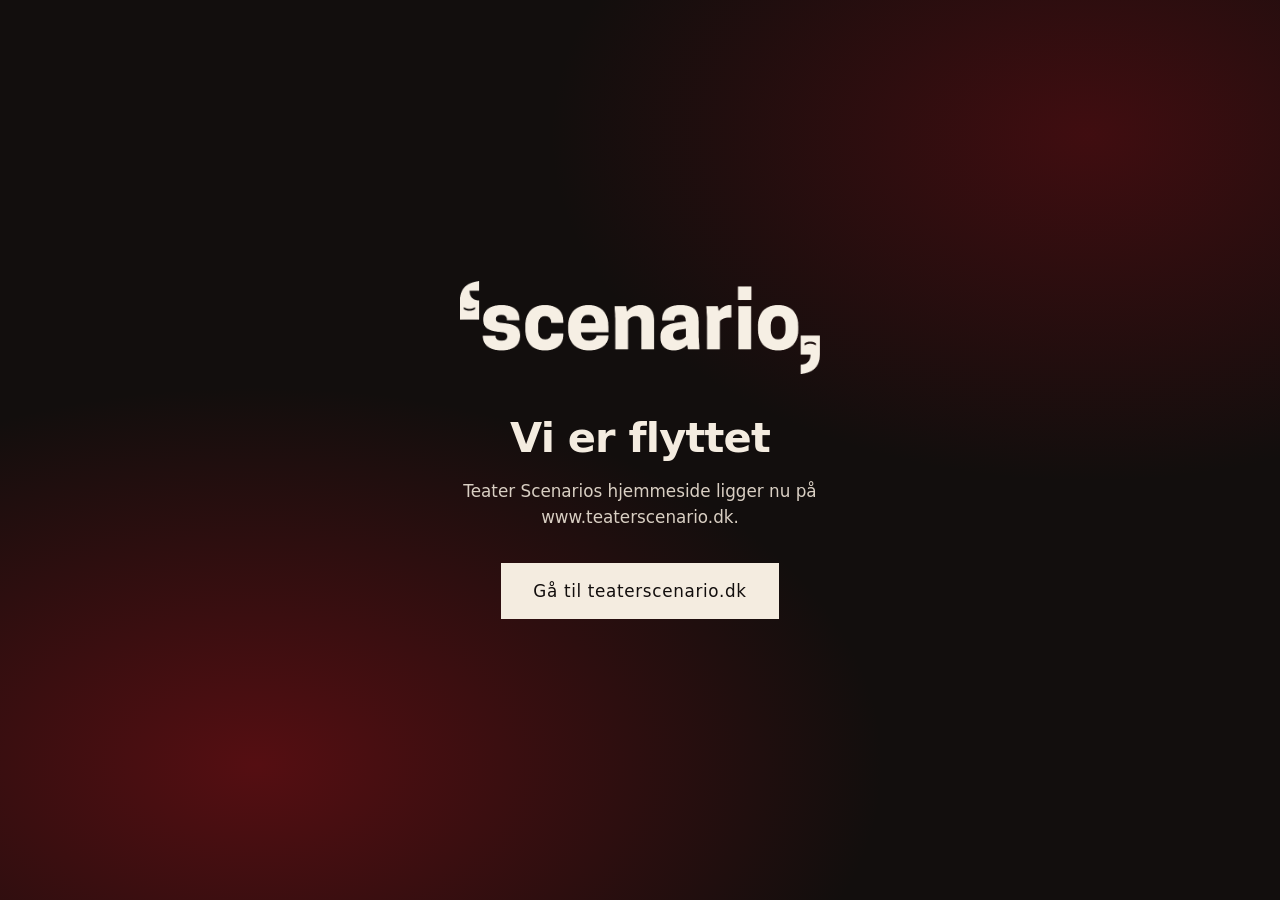
<file: ny-pladsholder/index.html>
<!doctype html>
<html lang="da">
<head>
  <meta charset="utf-8">
  <meta name="viewport" content="width=device-width, initial-scale=1">
  <title>Teater Scenario er flyttet</title>
  <meta name="robots" content="noindex">
  <link rel="canonical" href="https://www.teaterscenario.dk/">
  <link rel="icon" href="favicon.ico" sizes="any">
  <style>
    :root { color-scheme: dark; }
    * { box-sizing: border-box; margin: 0; }
    html, body { height: 100%; }
    body {
      display: grid; place-items: center; padding: 24px; text-align: center;
      background: radial-gradient(70% 60% at 20% 85%, rgba(140, 14, 22, .55), transparent 70%),
                  radial-gradient(60% 55% at 85% 15%, rgba(120, 12, 20, .45), transparent 70%), #120e0d;
      color: #f4ece0; font: 1.05rem/1.6 "Work Sans", system-ui, -apple-system, "Segoe UI", Roboto, sans-serif;
    }
    main { max-width: 34rem; }
    img { width: min(70vw, 360px); height: auto; margin: 0 auto 2.5rem; display: block; }
    h1 { font-size: clamp(1.8rem, 5vw, 2.6rem); font-weight: 600; letter-spacing: -.02em; line-height: 1.15; margin-bottom: 1rem; }
    p { color: #d9cfc3; margin-bottom: 2rem; }
    a.btn { display: inline-block; background: #f4ece0; color: #120e0d; text-decoration: none; font-weight: 500; letter-spacing: .04em; padding: .9rem 2rem; }
    a.btn:hover { background: #fff; }
    a.btn:focus-visible { outline: 2px solid #f4ece0; outline-offset: 3px; }
  </style>
</head>
<body>
  <main>
    <img src="logo.png" alt="Teater Scenario" width="838" height="216">
    <h1>Vi er flyttet</h1>
    <p>Teater Scenarios hjemmeside ligger nu på www.teaterscenario.dk.</p>
    <a class="btn" href="https://www.teaterscenario.dk/">Gå til teaterscenario.dk</a>
  </main>
</body>
</html>
</file>
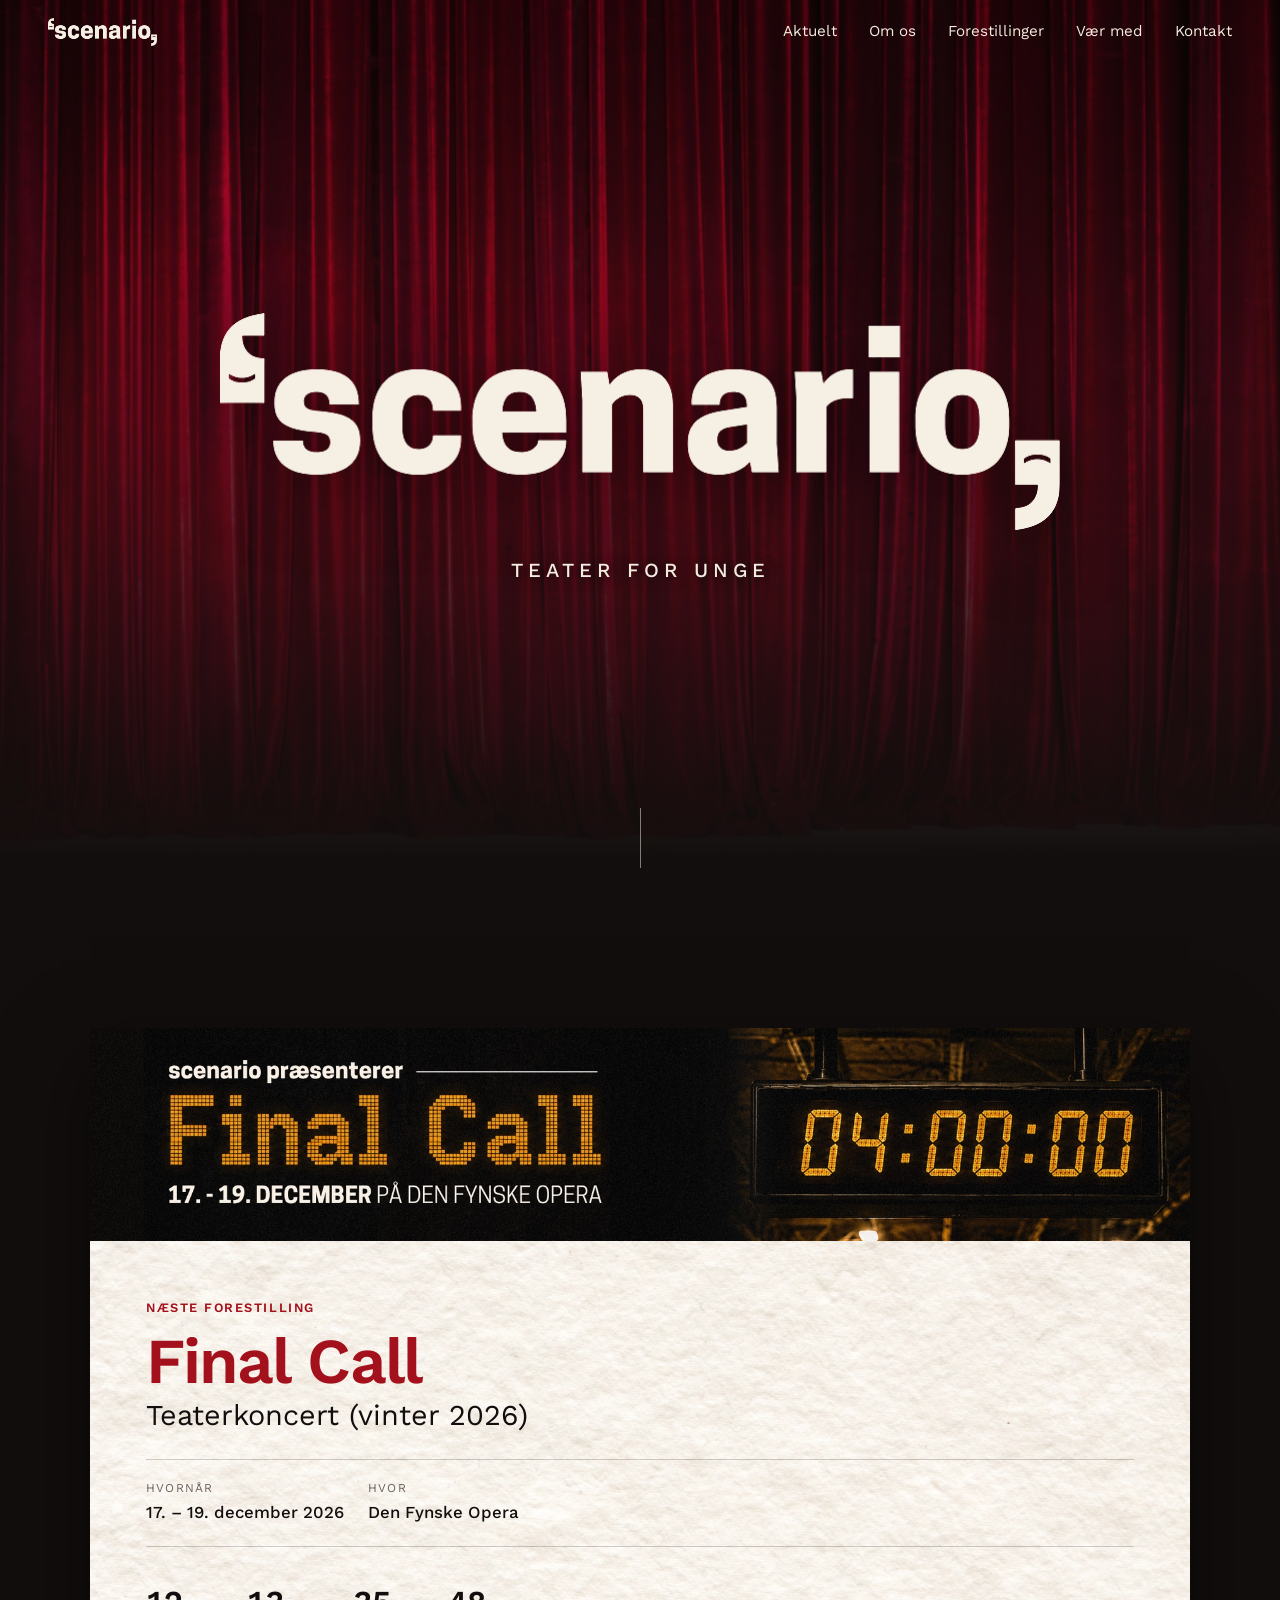
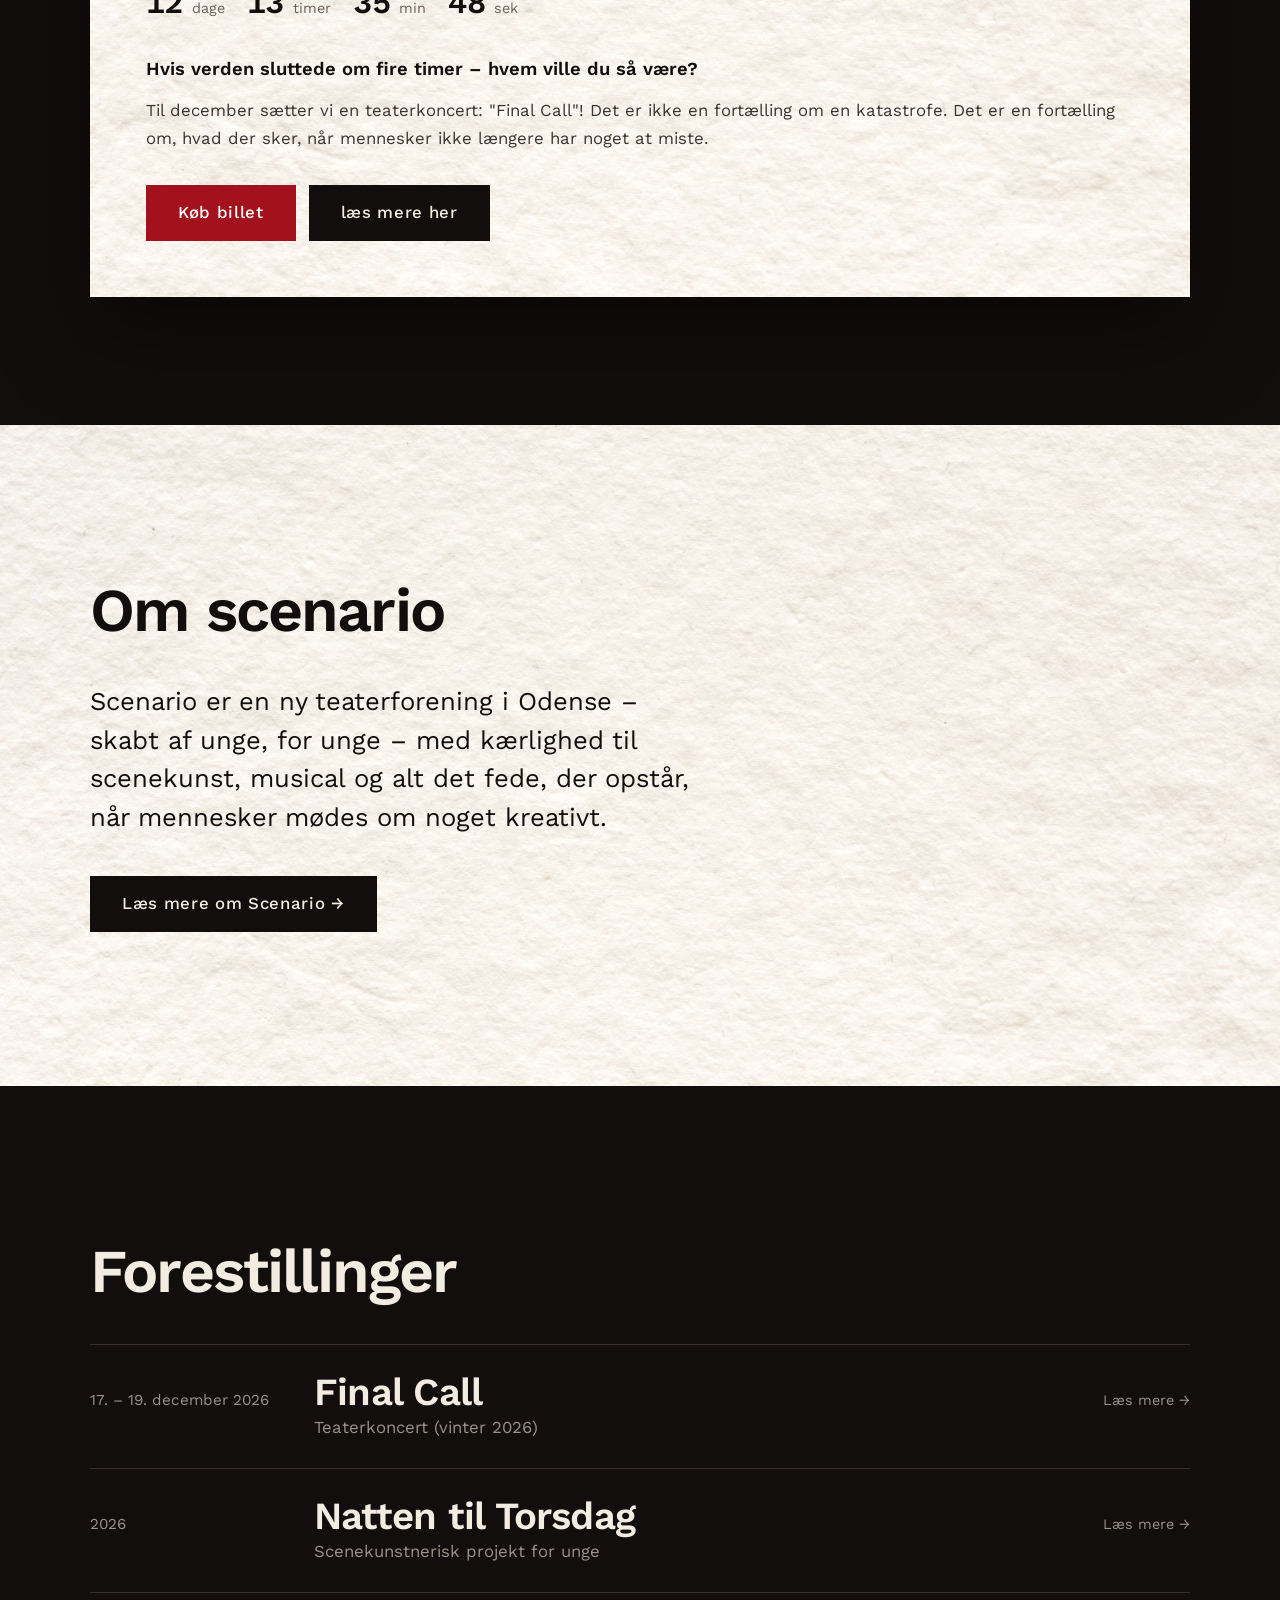
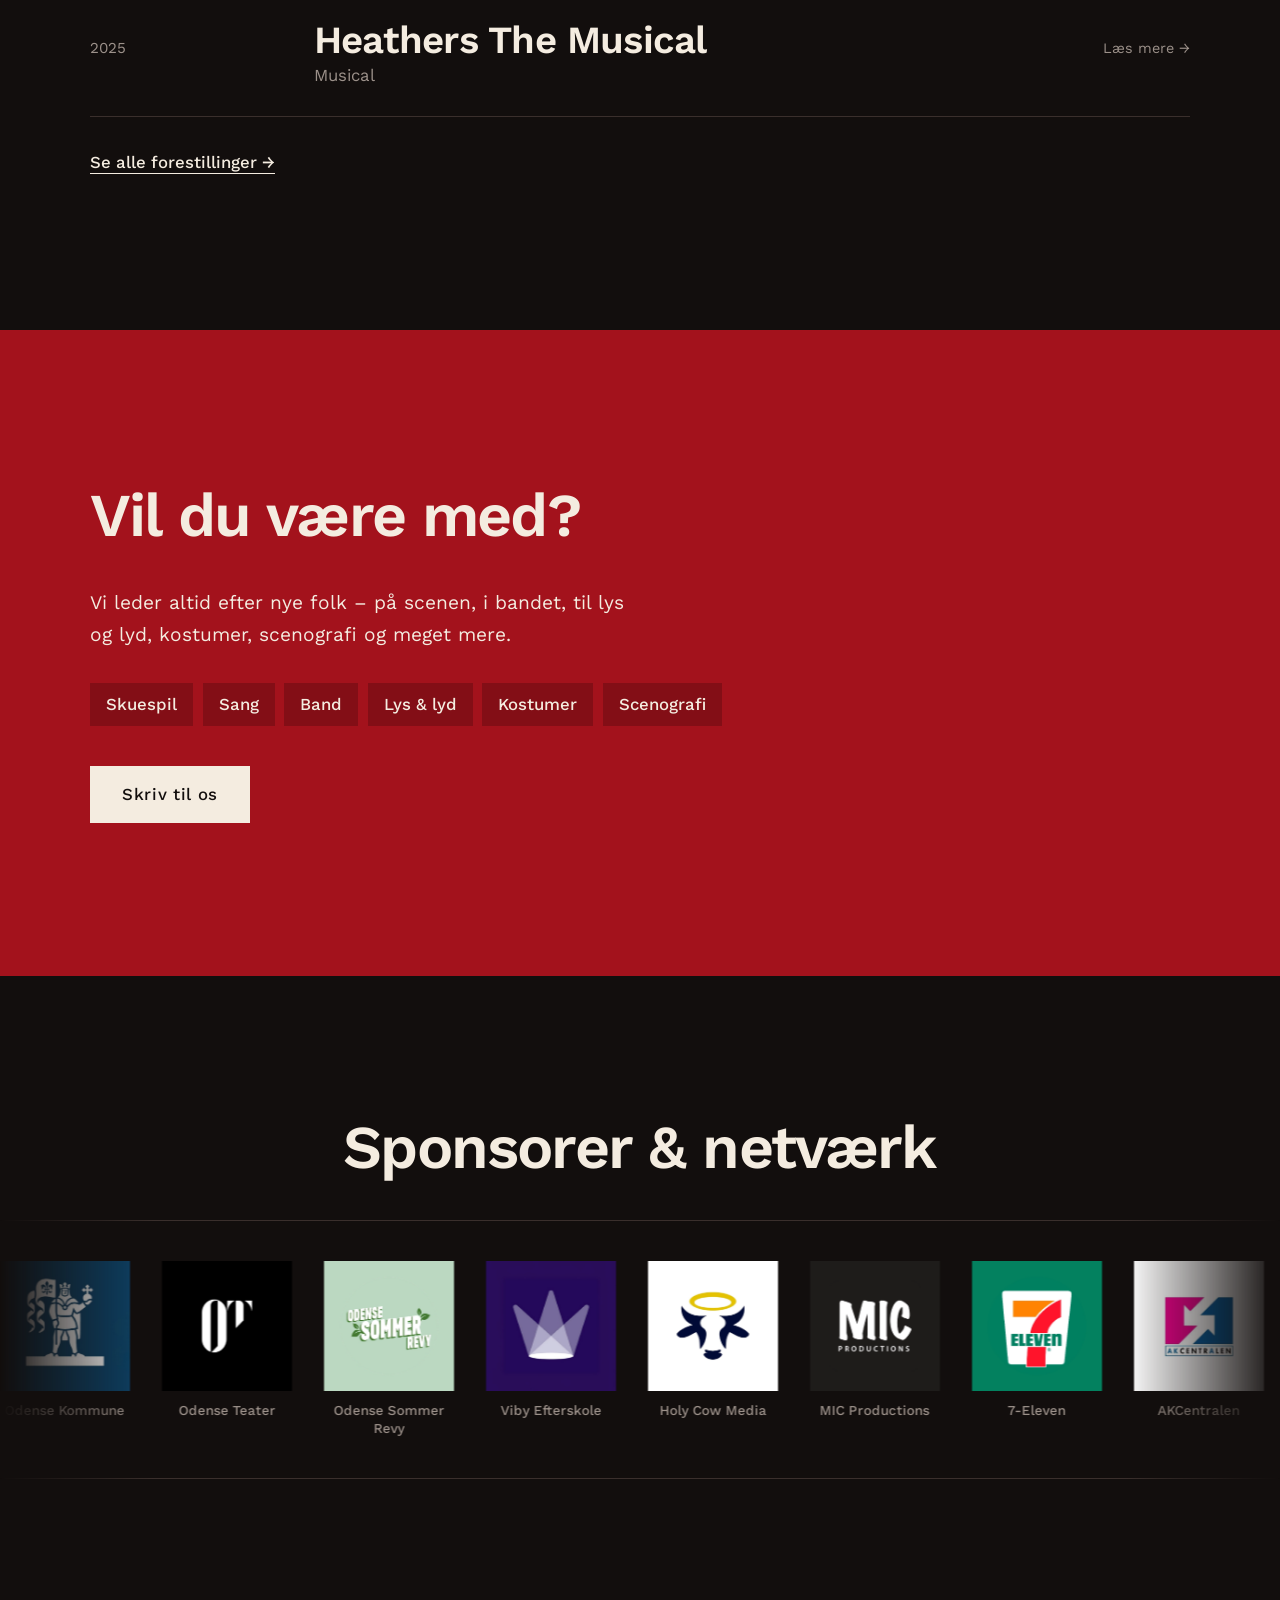
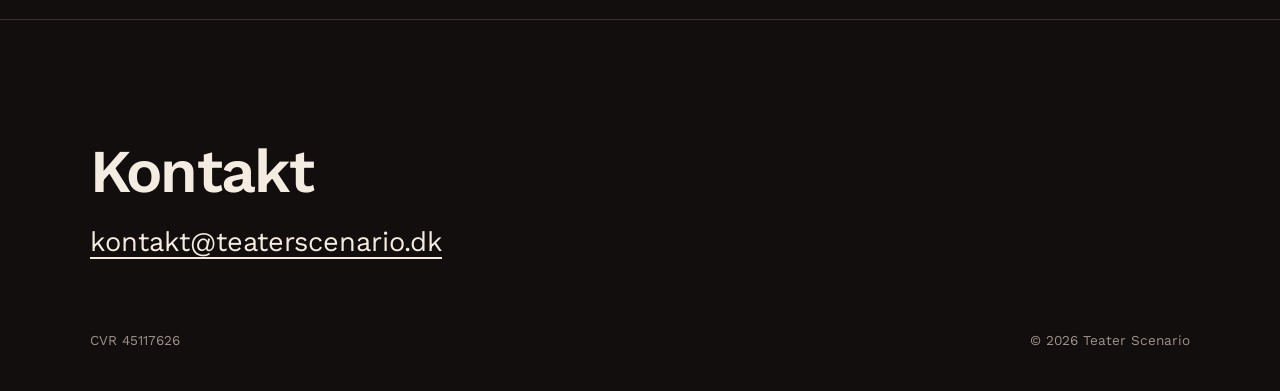
<file: ny-site/index.html>
<!doctype html>
<html lang="da">
<head>
  <meta charset="utf-8">
  <meta name="viewport" content="width=device-width, initial-scale=1">
  <title>Teater Scenario</title>
  <meta name="description" content="Teater Scenario – teater, musicals og teaterkoncerter for unge.">
  <link rel="preconnect" href="https://fonts.googleapis.com">
  <link rel="preconnect" href="https://fonts.gstatic.com" crossorigin>
  <link href="https://fonts.googleapis.com/css2?family=Work+Sans:wght@400;500;600&display=swap" rel="stylesheet">
  <link rel="stylesheet" href="style.css">
</head>
<body>

  <!-- Tæppet der går fra hinanden når siden åbner -->
  <div class="curtain" aria-hidden="true">
    <div class="curtain-half"></div>
    <div class="curtain-half"></div>
  </div>

  <header class="nav">
    <a href="#top" class="nav-logo"><img src="billeder/logo.png" alt="scenario"></a>
    <nav class="nav-links">
      <a href="#aktuelt">Aktuelt</a>
      <a href="om.html">Om os</a>
      <a href="#events">Forestillinger</a>
      <a href="#medvirk">Vær med</a>
      <a href="#kontakt">Kontakt</a>
    </nav>
  </header>

  <main id="top">

    <section class="hero">
      <div class="hero-bg"></div>
      <h1 class="hero-title"><img src="billeder/logo.png" alt="scenario"></h1>
      <p class="hero-sub" id="f-undertitel"></p>
      <a href="#aktuelt" class="scroll-hint" aria-label="Scroll ned"></a>
    </section>

    <section class="feature" id="aktuelt" hidden>
      <div class="wrap">
        <article class="ticket reveal">
          <div class="ticket-img"><img id="a-billede" alt=""></div>
          <div class="ticket-body">
            <p class="ticket-label">Næste forestilling</p>
            <h2 class="ticket-title"><span id="a-titel"></span> <span class="ticket-type" id="a-type"></span></h2>
            <dl class="ticket-facts">
              <div><dt>Hvornår</dt><dd id="a-datoer"></dd></div>
              <div><dt>Hvor</dt><dd id="a-sted"></dd></div>
            </dl>
            <p class="countdown" id="countdown" hidden>
              <span><b data-u="d">0</b> dage</span>
              <span><b data-u="h">0</b> timer</span>
              <span><b data-u="m">0</b> min</span>
              <span><b data-u="s">0</b> sek</span>
            </p>
            <p class="ticket-q" id="a-spoergsmaal"></p>
            <p class="ticket-text" id="a-tekst"></p>
            <div class="ticket-buttons">
              <a class="btn" id="a-billet" href="#" hidden>Køb billet</a>
              <a class="btn btn-dark" id="a-laesmere" href="#" hidden>læs mere her</a>
            </div>
          </div>
        </article>
      </div>
    </section>

    <section class="about" id="om">
      <div class="wrap">
        <h2 class="big" id="om-overskrift"></h2>
        <p class="about-short" id="om-kort"></p>
        <a class="btn btn-dark" id="om-knap" href="om.html"></a>
      </div>
    </section>

    <section class="events" id="events">
      <div class="wrap">
        <h2 class="big">Forestillinger</h2>
        <div class="event-list" id="event-list" data-max="3"></div>
        <a class="all-link" id="alle-link" href="forestillinger.html" hidden>Se alle forestillinger →</a>
      </div>
    </section>

    <section class="join" id="medvirk">
      <div class="wrap">
        <h2 class="big" id="m-overskrift"></h2>
        <p class="lead" id="m-tekst"></p>
        <ul class="roles" id="m-roller"></ul>
        <a class="btn btn-light" id="m-knap" href="#"></a>
      </div>
    </section>

    <section class="sponsors" id="sponsorer">
      <div class="wrap">
        <h2 class="big">Sponsorer &amp; netværk</h2>
      </div>
      <div class="marquee"><div class="marquee-track" id="sponsor-track"></div></div>
    </section>

  </main>

  <footer class="footer" id="kontakt">
    <div class="wrap">
      <h2 class="big">Kontakt</h2>
      <a class="footer-mail" id="k-email" href="#"></a>
      <div class="footer-row">
        <span id="k-cvr"></span>
        <span id="k-some"></span>
        <span>© <span id="year"></span> Teater Scenario</span>
      </div>
    </div>
  </footer>

  <script src="indhold.js"></script>
  <script src="script.js"></script>
</body>
</html>
</file>
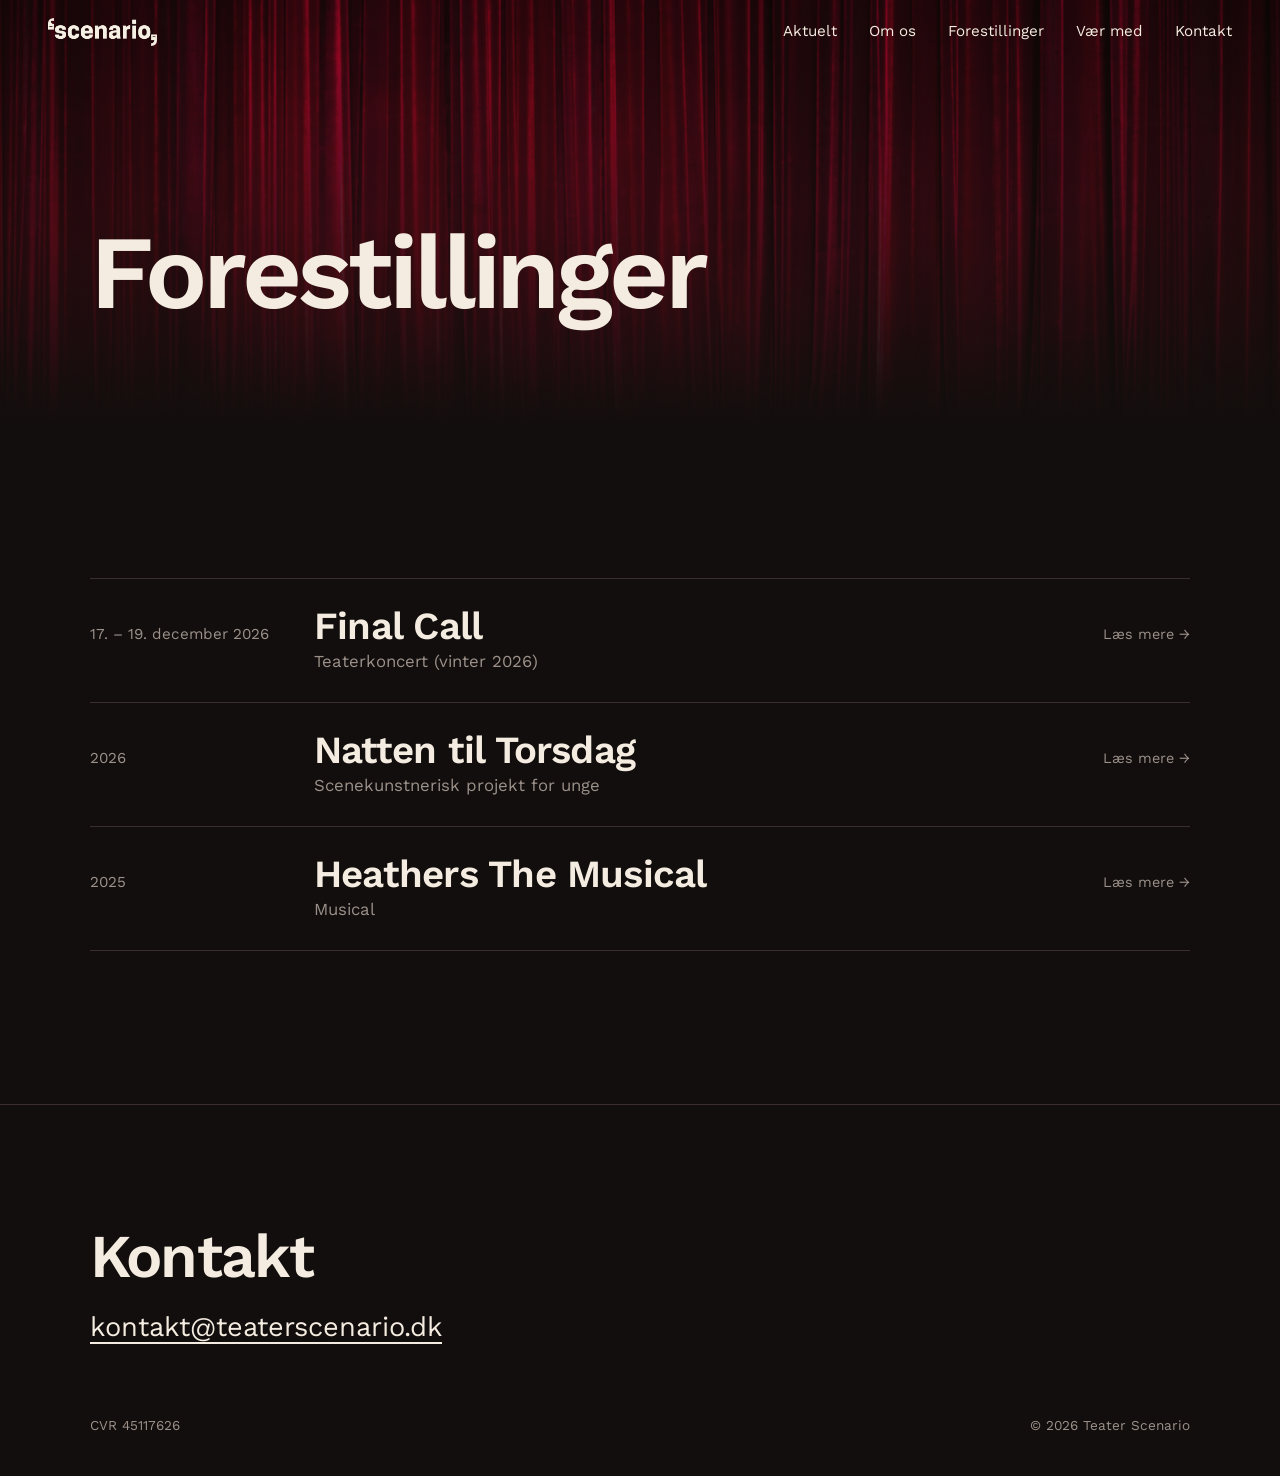
<file: ny-site/forestillinger.html>
<!doctype html>
<html lang="da">
<head>
  <meta charset="utf-8">
  <meta name="viewport" content="width=device-width, initial-scale=1">
  <title>Forestillinger – Teater Scenario</title>
  <meta name="description" content="Alle forestillinger og events fra Teater Scenario.">
  <link rel="preconnect" href="https://fonts.googleapis.com">
  <link rel="preconnect" href="https://fonts.gstatic.com" crossorigin>
  <link href="https://fonts.googleapis.com/css2?family=Work+Sans:wght@400;500;600&display=swap" rel="stylesheet">
  <link rel="stylesheet" href="style.css">
</head>
<body>

  <header class="nav">
    <a href="index.html" class="nav-logo"><img src="billeder/logo.png" alt="scenario"></a>
    <nav class="nav-links">
      <a href="index.html#aktuelt">Aktuelt</a>
      <a href="om.html">Om os</a>
      <a href="forestillinger.html">Forestillinger</a>
      <a href="index.html#medvirk">Vær med</a>
      <a href="#kontakt">Kontakt</a>
    </nav>
  </header>

  <main>
    <section class="page-head">
      <div class="wrap">
        <h1>Forestillinger</h1>
      </div>
    </section>

    <section class="events">
      <div class="wrap">
        <div class="event-list" id="event-list"></div>
      </div>
    </section>
  </main>

  <footer class="footer" id="kontakt">
    <div class="wrap">
      <h2 class="big">Kontakt</h2>
      <a class="footer-mail" id="k-email" href="#"></a>
      <div class="footer-row">
        <span id="k-cvr"></span>
        <span id="k-some"></span>
        <span>© <span id="year"></span> Teater Scenario</span>
      </div>
    </div>
  </footer>

  <script src="indhold.js"></script>
  <script src="script.js"></script>
</body>
</html>
</file>
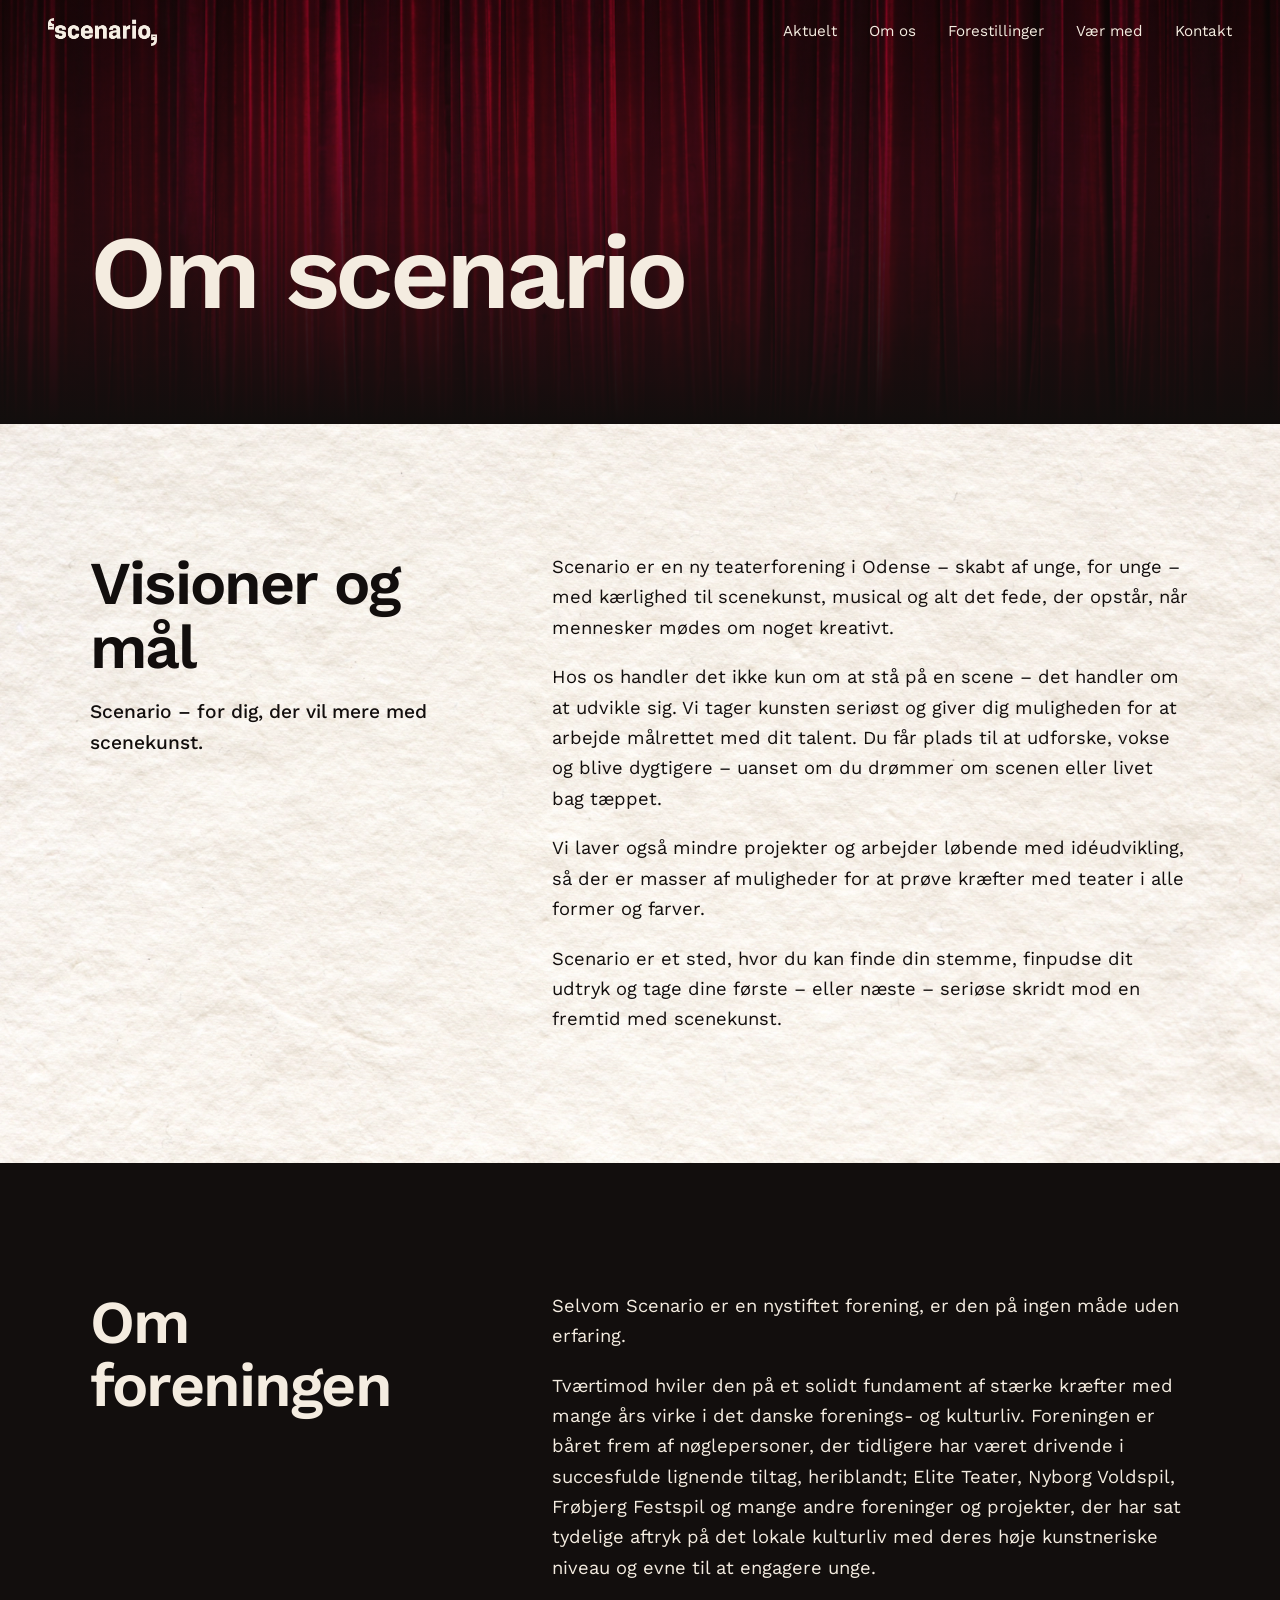
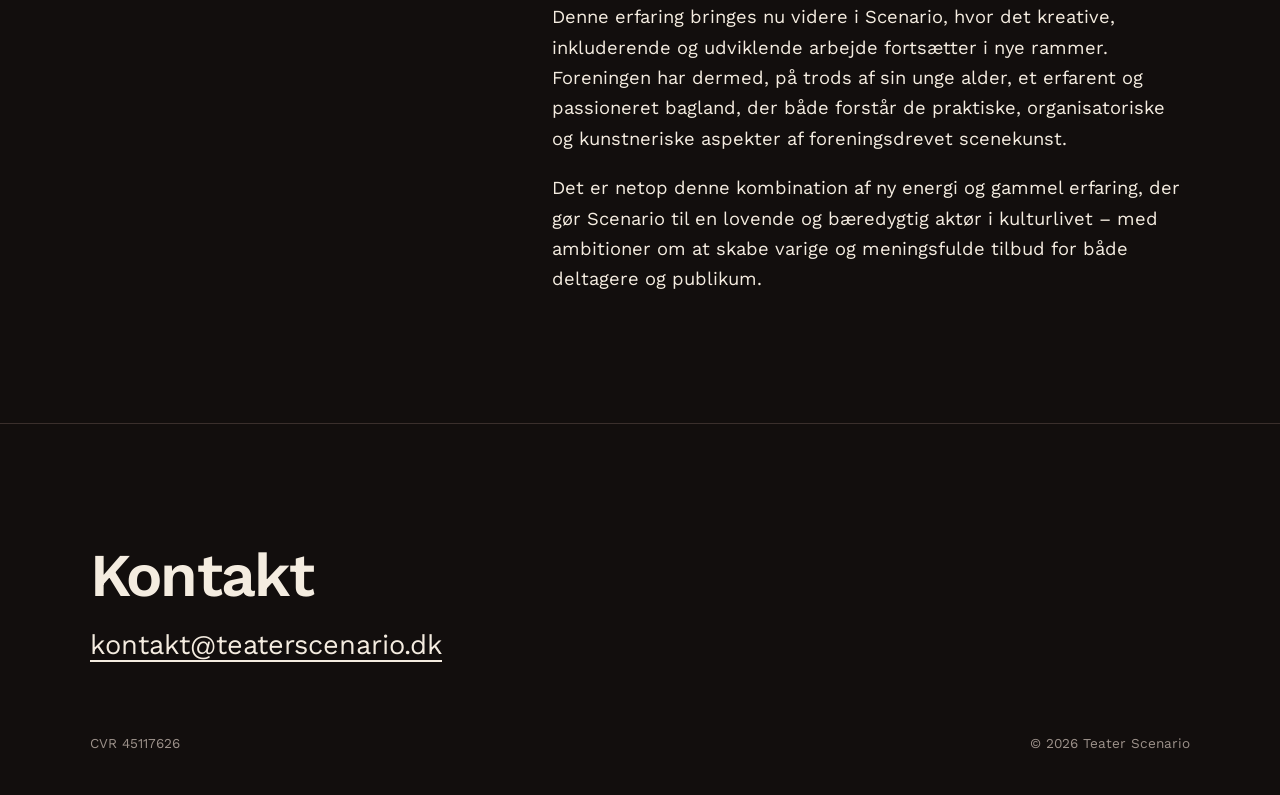
<file: ny-site/om.html>
<!doctype html>
<html lang="da">
<head>
  <meta charset="utf-8">
  <meta name="viewport" content="width=device-width, initial-scale=1">
  <title>Om scenario – Teater Scenario</title>
  <meta name="description" content="Scenario er en ny teaterforening i Odense – skabt af unge, for unge.">
  <link rel="preconnect" href="https://fonts.googleapis.com">
  <link rel="preconnect" href="https://fonts.gstatic.com" crossorigin>
  <link href="https://fonts.googleapis.com/css2?family=Work+Sans:wght@400;500;600&display=swap" rel="stylesheet">
  <link rel="stylesheet" href="style.css">
</head>
<body>

  <header class="nav">
    <a href="index.html" class="nav-logo"><img src="billeder/logo.png" alt="scenario"></a>
    <nav class="nav-links">
      <a href="index.html#aktuelt">Aktuelt</a>
      <a href="om.html">Om os</a>
      <a href="forestillinger.html">Forestillinger</a>
      <a href="index.html#medvirk">Vær med</a>
      <a href="#kontakt">Kontakt</a>
    </nav>
  </header>

  <main>
    <section class="page-head">
      <div class="wrap">
        <h1>Om scenario</h1>
      </div>
    </section>

    <div id="om-afsnit"></div>
  </main>

  <footer class="footer" id="kontakt">
    <div class="wrap">
      <h2 class="big">Kontakt</h2>
      <a class="footer-mail" id="k-email" href="#"></a>
      <div class="footer-row">
        <span id="k-cvr"></span>
        <span id="k-some"></span>
        <span>© <span id="year"></span> Teater Scenario</span>
      </div>
    </div>
  </footer>

  <script src="indhold.js"></script>
  <script src="script.js"></script>
</body>
</html>
</file>
<file: ny-site/style.css>
/* Farver og skrifttyper – ret her for at ændre hele sidens udtryk */
:root {
  --red: #a3121c;
  --ink: #120e0d;
  --stage: #1b1514;
  --cream: #f4ece0;
  --muted: #9c918a;
  --line: #3a2f2c;
  --sans: "Work Sans", system-ui, sans-serif;
}

* { box-sizing: border-box; margin: 0; padding: 0; }
html { scroll-behavior: smooth; }
body { background: var(--ink); color: var(--cream); font-family: var(--sans); font-size: 1.05rem; line-height: 1.65; overflow-x: hidden; }
img { display: block; max-width: 100%; }
a { color: inherit; }
.wrap { width: min(1100px, 100% - 32px); margin-inline: auto; }

h2.big { font-family: var(--sans); font-weight: 600; font-size: clamp(2.2rem, 5.5vw, 3.8rem); line-height: 1.05; letter-spacing: -.03em; margin-bottom: 2.5rem; }
.lead { font-size: 1.2rem; max-width: 46ch; }

.btn { display: inline-block; background: var(--red); color: #fff; text-decoration: none; font-weight: 500; letter-spacing: .04em; padding: .9rem 2rem; transition: background .2s; }
.btn:hover { background: #7d0d15; }
.btn-light { background: var(--cream); color: var(--ink); }
.btn-light:hover { background: #fff; }

/* Tæppe-intro */
.curtain { position: fixed; inset: 0; z-index: 100; display: flex; pointer-events: none; }
.curtain::after { content: ""; position: absolute; inset: 0; background: #000; animation: lights .9s ease .1s forwards; }
.curtain-half { position: relative; flex: 1; background: linear-gradient(to bottom, transparent 60%, #000), url("billeder/praesentation.png") center top / cover; animation: open 1.8s cubic-bezier(.7, 0, .2, 1) 1s forwards; }
.curtain-half::after { content: ""; position: absolute; inset: 0; background: #000; opacity: 0; animation: dim 1.8s ease-in 1s forwards; }
.curtain-half:last-child { animation-name: open-r; }
@keyframes lights { to { opacity: 0; } }
@keyframes open { to { transform: translateX(-100%); } }
@keyframes open-r { to { transform: translateX(100%); } }
@keyframes dim { to { opacity: 1; } }

/* Menu */
.nav { position: fixed; top: 0; left: 0; right: 0; z-index: 50; display: flex; align-items: center; justify-content: space-between; gap: 1rem; padding: 1.1rem clamp(16px, 4vw, 48px); transition: background .3s; }
.nav.scrolled { background: rgba(18, 14, 13, .92); border-bottom: 1px solid var(--line); }
.nav-logo img { height: 28px; width: auto; }
.nav-links { display: flex; gap: clamp(1rem, 2.5vw, 2.2rem); }
.nav-links a { text-decoration: none; font-size: .95rem; }
.nav-links a:hover { text-decoration: underline; text-underline-offset: 5px; }

/* Forside */
.hero { position: relative; height: 100svh; min-height: 520px; display: grid; place-content: center; text-align: center; overflow: hidden; }
.hero-bg { position: absolute; inset: -10% 0 0; background: linear-gradient(to bottom, rgba(18,14,13,.15), var(--ink) 96%), url("billeder/praesentation.png") center / cover; z-index: -1; will-change: transform; }
.hero-title { line-height: 0; margin-bottom: 1.5rem; opacity: 0; animation: rise 1.2s ease 1.9s forwards; }
.hero-sub { font-weight: 500; text-transform: uppercase; letter-spacing: .25em; font-size: clamp(.95rem, 1.8vw, 1.25rem); text-shadow: 0 2px 12px rgba(0, 0, 0, .8); opacity: 0; animation: rise 1s ease 2.3s forwards; }
@keyframes rise { from { opacity: 0; transform: translateY(30px); } to { opacity: 1; transform: none; } }
.scroll-hint { position: absolute; bottom: 2rem; left: 50%; width: 1px; height: 60px; background: var(--cream); opacity: .5; animation: drip 2s ease-in-out infinite; transform-origin: top; }
@keyframes drip { 0% { transform: scaleY(0); } 50% { transform: scaleY(1); } 100% { transform: scaleY(1); opacity: 0; } }

.hero-title img { width: min(80vw, 840px); height: auto; margin-inline: auto; filter: drop-shadow(0 10px 40px rgba(0, 0, 0, .5)); }

/* Fremhævet event – som en billet */
.feature { padding: clamp(60px, 10vw, 140px) 0; }
.ticket { display: block; overflow: hidden; background: url("billeder/cover.webp") center / cover, var(--cream); color: var(--ink); box-shadow: 0 30px 80px rgba(0, 0, 0, .5); }
.ticket-img { line-height: 0; }
.ticket-img img { display: block; width: 100%; height: auto; vertical-align: top; }
.ticket-body { padding: clamp(28px, 5vw, 56px); }
.ticket-label { font-size: .8rem; letter-spacing: .12em; text-transform: uppercase; color: var(--red); font-weight: 600; }
.ticket-title { font-weight: 600; letter-spacing: -.03em; font-size: clamp(2.4rem, 5.5vw, 4rem); line-height: 1.05; margin: .6rem 0 0; color: var(--red); }
.ticket-type { display: block; font-weight: 400; letter-spacing: 0; font-size: .45em; color: var(--ink); margin-top: .3rem; }
.ticket-q { font-weight: 600; font-size: 1.15rem; margin-bottom: .8rem; }
.ticket-buttons { display: flex; flex-wrap: wrap; gap: .8rem; }
.btn-dark { background: var(--ink); color: var(--cream); }
.btn-dark:hover { background: #000; }
.ticket-facts { display: grid; grid-template-columns: auto 1fr; gap: 1.5rem; margin: 1.8rem 0; padding: 1.2rem 0; border-block: 1px solid rgba(18, 14, 13, .2); }
.ticket-facts dt { font-size: .75rem; letter-spacing: .1em; text-transform: uppercase; color: #6b605a; }
.ticket-facts dd { font-weight: 500; }
.countdown { display: flex; flex-wrap: wrap; gap: .3rem 1.4rem; margin-bottom: 1.6rem; color: #6b605a; font-size: .9rem; }
.countdown b { font-family: var(--sans); font-weight: 600; font-size: 2rem; letter-spacing: -.02em; color: var(--ink); font-variant-numeric: tabular-nums; margin-right: .25rem; }
.ticket-text { margin-bottom: 2rem; color: #3b3330; }

/* Om – papir */
.about { background: url("billeder/cover.webp") center / cover, var(--cream); color: var(--ink); padding: clamp(80px, 12vw, 160px) 0; }
.about-short { font-size: clamp(1.2rem, 2.2vw, 1.6rem); line-height: 1.5; max-width: 38ch; margin-bottom: 2.5rem; }

/* Om-siden */
.page-head { padding: clamp(140px, 18vw, 220px) 0 clamp(60px, 8vw, 100px); background: linear-gradient(to bottom, rgba(18,14,13,.4), var(--ink)), url("billeder/praesentation.png") center / cover; }
.page-head h1 { font-weight: 600; font-size: clamp(3rem, 9vw, 6.5rem); letter-spacing: -.04em; line-height: 1; }
.om-section { padding: clamp(70px, 10vw, 130px) 0; }
.om-section:nth-child(odd) { background: url("billeder/cover.webp") center / cover, var(--cream); color: var(--ink); }
.om-grid { display: grid; grid-template-columns: 1fr 1.6fr; gap: clamp(24px, 5vw, 80px); align-items: start; }
.om-grid h2.big { margin-bottom: 1rem; }
.om-sub { font-size: 1.2rem; font-weight: 500; }
.om-body { font-size: 1.15rem; }
.om-body p + p { margin-top: 1.2rem; }

/* Event-liste */
.events { padding: clamp(80px, 12vw, 160px) 0; }
.event-list { border-top: 1px solid var(--line); }
.event-row { display: grid; grid-template-columns: 200px 1fr auto; gap: 1.5rem; align-items: baseline; padding: 1.6rem 0; border-bottom: 1px solid var(--line); text-decoration: none; }
.event-year { color: var(--muted); font-size: .95rem; }
.event-title { font-weight: 600; font-size: clamp(1.5rem, 3.4vw, 2.4rem); letter-spacing: -.02em; line-height: 1.15; }
.event-type { color: var(--muted); }
.event-more { font-size: .9rem; color: var(--muted); white-space: nowrap; transition: color .2s, transform .2s; }
.event-title { transition: color .2s; }
a.event-row:hover .event-title { color: var(--red); }
a.event-row:hover .event-more { color: var(--cream); transform: translateX(4px); }

.all-link { display: inline-block; margin-top: 2rem; font-weight: 500; text-underline-offset: 5px; }
.all-link:hover { color: var(--red); }

/* Vær med */
.join { background: var(--red); padding: clamp(80px, 12vw, 160px) 0; }
.join .lead { margin-bottom: 2rem; }
.roles { list-style: none; display: flex; flex-wrap: wrap; gap: .6rem; margin-bottom: 2.5rem; }
.roles li { background: rgba(0, 0, 0, .2); padding: .5rem 1rem; font-weight: 500; font-size: 1.05rem; }

/* Sponsorer */
.sponsors { padding: clamp(80px, 12vw, 140px) 0; }
.sponsors h2.big { text-align: center; }
.marquee { overflow: hidden; border-block: 1px solid var(--line); padding: 2.5rem 0; mask-image: linear-gradient(to right, transparent, #000 12%, #000 88%, transparent); }
.marquee-track { display: flex; align-items: flex-start; will-change: transform; width: max-content; animation: scroll 40s linear infinite; }
.sponsor { width: 130px; flex: none; margin-right: 2rem; text-align: center; }
.sponsor img { height: 130px; width: 130px; object-fit: cover; margin-bottom: .7rem; }
.sponsor figcaption { font-size: .85rem; font-weight: 500; color: var(--muted); line-height: 1.3; }
@keyframes scroll { to { transform: translateX(-50%); } }

/* Footer */
.footer { border-top: 1px solid var(--line); padding: clamp(80px, 10vw, 120px) 0 40px; }
.footer h2.big { margin-bottom: 1rem; }
.footer-mail { display: inline-block; font-size: clamp(1.2rem, 2.6vw, 1.7rem); margin-bottom: 4rem; text-underline-offset: 6px; }
.footer-row { display: flex; flex-wrap: wrap; justify-content: space-between; gap: 1rem; color: var(--muted); font-size: .85rem; }
.footer-row a { margin-right: 1rem; }

/* Fade ind ved scroll */
.reveal { opacity: 0; transform: translateY(40px); transition: opacity 1s ease, transform 1s ease; }
.reveal.in { opacity: 1; transform: none; }

/* Mobil */
@media (max-width: 760px) {
  .nav-links { display: none; }
  .event-row { grid-template-columns: 1fr; gap: .3rem; }
  .om-grid { grid-template-columns: 1fr; }
}

@media (prefers-reduced-motion: reduce) {
  *, *::before, *::after { animation-duration: .01ms !important; animation-delay: 0s !important; transition: none !important; }
  .reveal, .hero-title, .hero-sub { opacity: 1; transform: none; }
}
</file>
